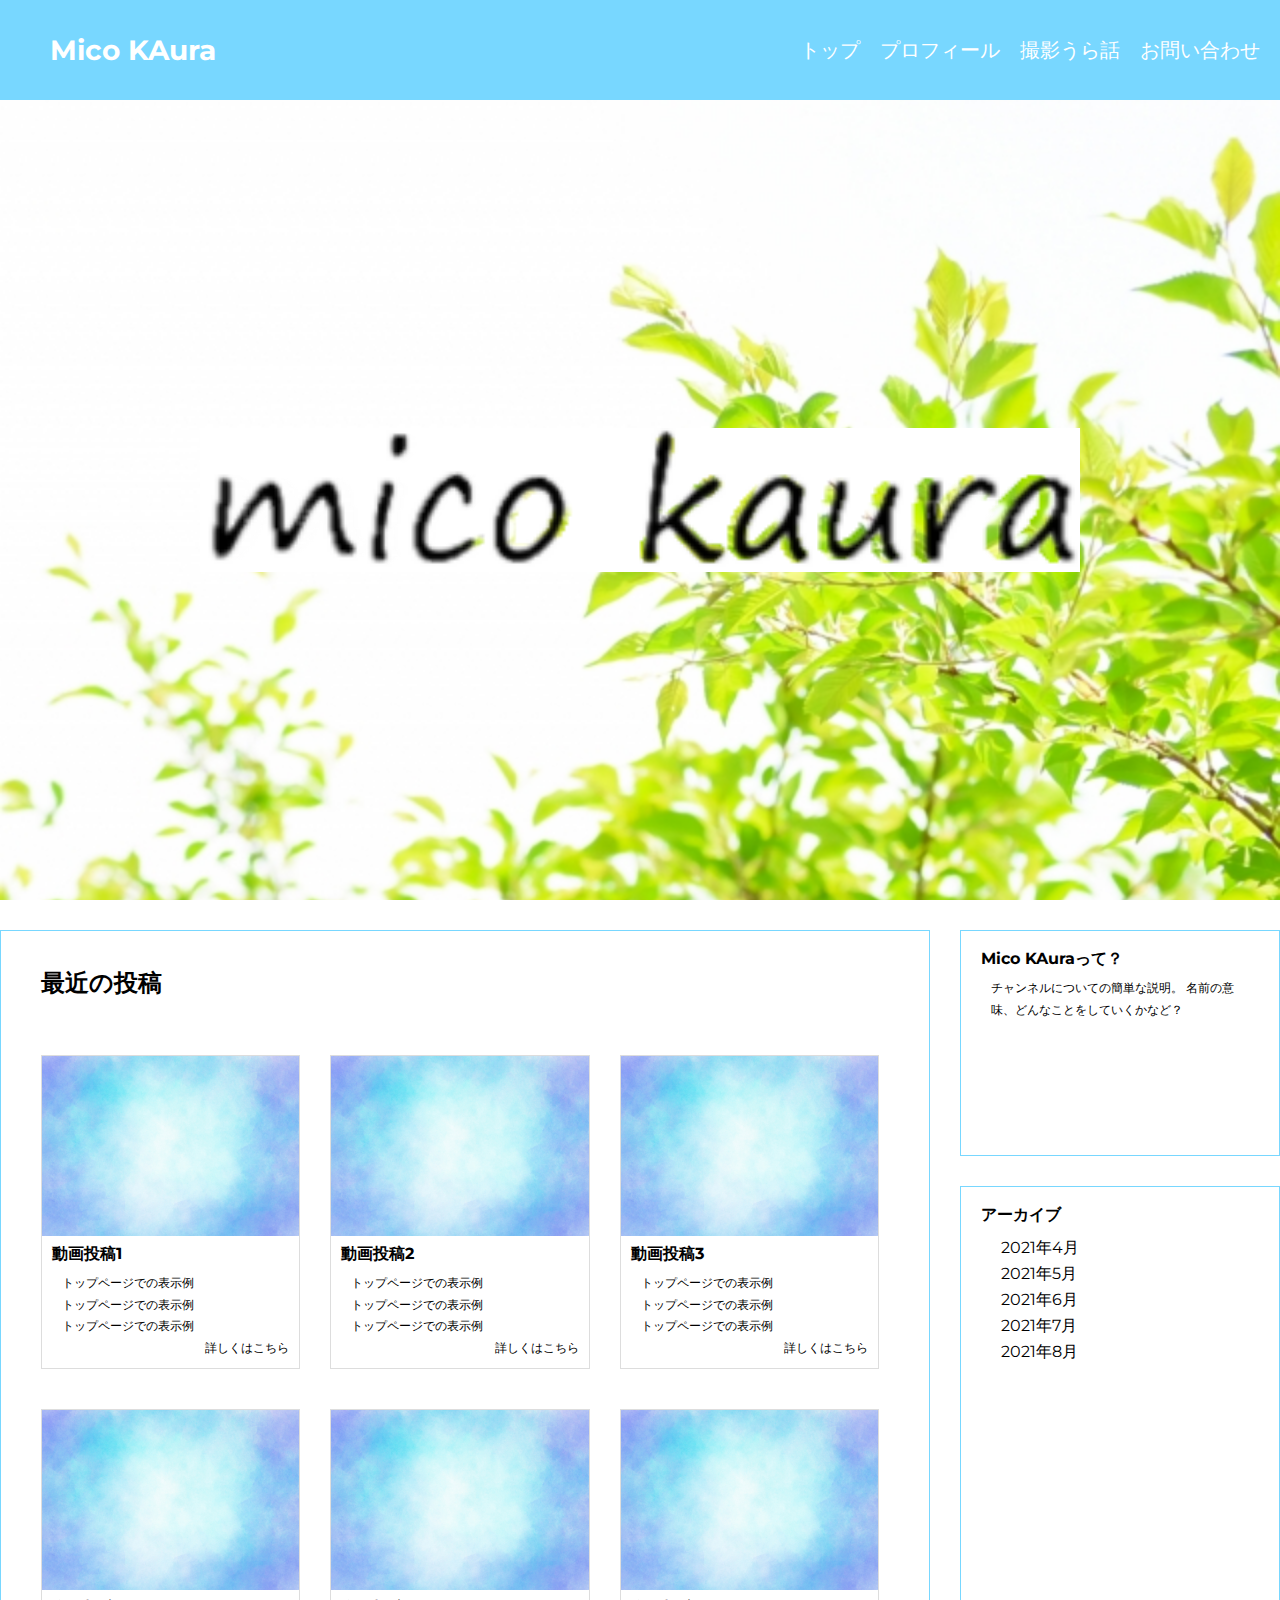
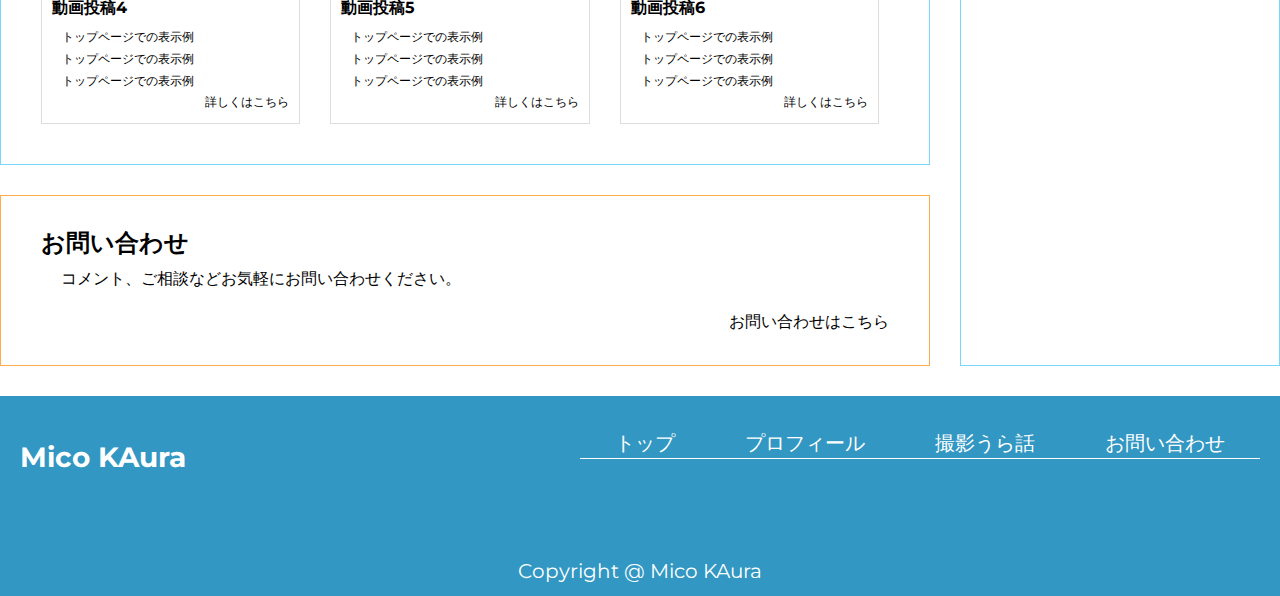
<file: index.html>
<!DOCTYPE html>
<html lang="ja">
    <head>
        <meta charset="UTF-8">
        <meta name="viewport" content="width=device-width">
        <title>Mico KAura</title>

        <link rel="stylesheet" href="style.css">
        <link href="https://fonts.googleapis.com/css2?family=Montserrat&display=swap" rel="stylesheet">
        <link rel="stylesheet" href="https://use.fontawesome.com/releases/v5.15.3/css/all.css" integrity="sha384-SZXxX4whJ79/gErwcOYf+zWLeJdY/qpuqC4cAa9rOGUstPomtqpuNWT9wdPEn2fk" crossorigin="anonymous">
    </head>

    <body>

        <header class="header container">
            <div class="top">
                <h1><a href="index.html">Mico KAura</a></h1>
                <span class="fas fa-bars nav-button" onclick="navOpen()"></span>
            </div>
            <nav class="nav" id="navi">
                <ul>
                    <li><a href="index.html">トップ</a></li>
                    <li><a href="profile.html">プロフィール</a></li>
                    <li><a href="post1.html">撮影うら話</a></li>
                    <li><a href="contact.html">お問い合わせ</a></li>
                </ul>
            </nav>
        </header>

        <section class="hero">
            <div class="photo">
                <img src="img/mico kaura.png" class="logo" alt="Mico KAura">
            </div>
        </section>

        <section class="maincontents container">
            <div class="sidebar">
                <section class="info">
                    <h2>Mico KAuraって？</h2>
                    <p>
                        チャンネルについての簡単な説明。
                        名前の意味、どんなことをしていくかなど？
                    </p>
                </section>
        
                <section class="archive">
                    <h2>アーカイブ</h2>
                    <ul>
                        <li><a href="#">2021年4月</a></li>
                        <li><a href="#">2021年5月</a></li>
                        <li><a href="#">2021年6月</a></li>
                        <li><a href="#">2021年7月</a></li>
                        <li><a href="#">2021年8月</a></li>
                    </ul>
                </section>
            </div>

            <div class="main">
                <div class="post">
                    <h2>最近の投稿</h2>
                    
                    <div class="post-list">
                        <article class="article">
                            <a href="#">
                                <img src="img/background.jpg" alt="">
                                <h3>動画投稿1</h3>
                                <p>
                                    トップページでの表示例<br>
                                    トップページでの表示例<br>
                                    トップページでの表示例<br>
                                </p>
                                <p class="arrow">詳しくはこちら <span class="fas fa-chevron-right"></span></p>
                            </a>
                        </article>
            
                        <article class="article">
                            <a href="#">
                                <img src="img/background.jpg" alt="">
                                <h3>動画投稿2</h3>
                                <p>
                                    トップページでの表示例<br>
                                    トップページでの表示例<br>
                                    トップページでの表示例<br>
                                </p>
                                <p class="arrow">詳しくはこちら <span class="fas fa-chevron-right"></span></p>
                            </a>
                        </article>
            
                        <article class="article">
                            <a href="#">
                                <img src="img/background.jpg" alt="">
                                <h3>動画投稿3</h3>
                                <p>
                                    トップページでの表示例<br>
                                    トップページでの表示例<br>
                                    トップページでの表示例<br>
                                </p>
                                <p class="arrow">詳しくはこちら <span class="fas fa-chevron-right"></span></p>
                            </a>
                        </article>
            
                        <article class="article">
                            <a href="#">
                                <img src="img/background.jpg" alt="">
                                <h3>動画投稿4</h3>
                                <p>
                                    トップページでの表示例<br>
                                    トップページでの表示例<br>
                                    トップページでの表示例<br>
                                </p>
                                <p class="arrow">詳しくはこちら <span class="fas fa-chevron-right"></span></p>
                            </a>
                        </article>
            
                        <article class="article">
                            <a href="#">
                                <img src="img/background.jpg" alt="">
                                <h3>動画投稿5</h3>
                                <p>
                                    トップページでの表示例<br>
                                    トップページでの表示例<br>
                                    トップページでの表示例<br>
                                </p>
                                <p class="arrow">詳しくはこちら <span class="fas fa-chevron-right"></span></p>
                            </a>
                        </article>

                        <article class="article">
                            <a href="#">
                                <img src="img/background.jpg" alt="">
                                <h3>動画投稿6</h3>
                                <p>
                                    トップページでの表示例<br>
                                    トップページでの表示例<br>
                                    トップページでの表示例<br>
                                </p>
                                <p class="arrow">詳しくはこちら <span class="fas fa-chevron-right"></span></p>
                            </a>
                        </article>
                    </div>
        
                </div>
        
                <div class="contact">
                    <h2>お問い合わせ</h2>
                    <p>
                        コメント、ご相談などお気軽にお問い合わせください。
                    </p>
                    <a href="#">お問い合わせはこちら <span class="fas fa-chevron-right"></span></a>
                </div>
            </div>

        </section>
    
        <footer class="footer">
            <div class="container">
                <div class="foot-top">
                    <div class="icon">
                        <h1>Mico KAura</h1>
                        <ul class="sns">
                            <li><a href="#"><span class="fab fa-twitter"></span></a></li>
                            <li><a href="#"><span class="fab fa-youtube"></span></a></li>
                            <li><a href="#"><span class="fab fa-instagram"></span></a></li>
                        </ul>
                    </div>
        
                    <ul class="footmenu">
                        <li><a href="index.html">トップ</a></li>
                        <li><a href="profile.html">プロフィール</a></li>
                        <li><a href="post1.html">撮影うら話</a></li>
                        <li><a href="contact.html">お問い合わせ</a></li>
                    </ul>
                </div>
    
                <p>
                    Copyright @ Mico KAura
                </p>
            </div>
        </footer>

        <script>
            let num = 0;
            function navOpen() {
                if ( num === 0 ) {
                    document.querySelector("nav").style.display = "block";
                    num = 1;
                } else if ( num === 1 ) {
                    document.querySelector("nav").style.display = "none";
                    num = 0;
                }
            }
        </script>

    </body>

</html>
</file>
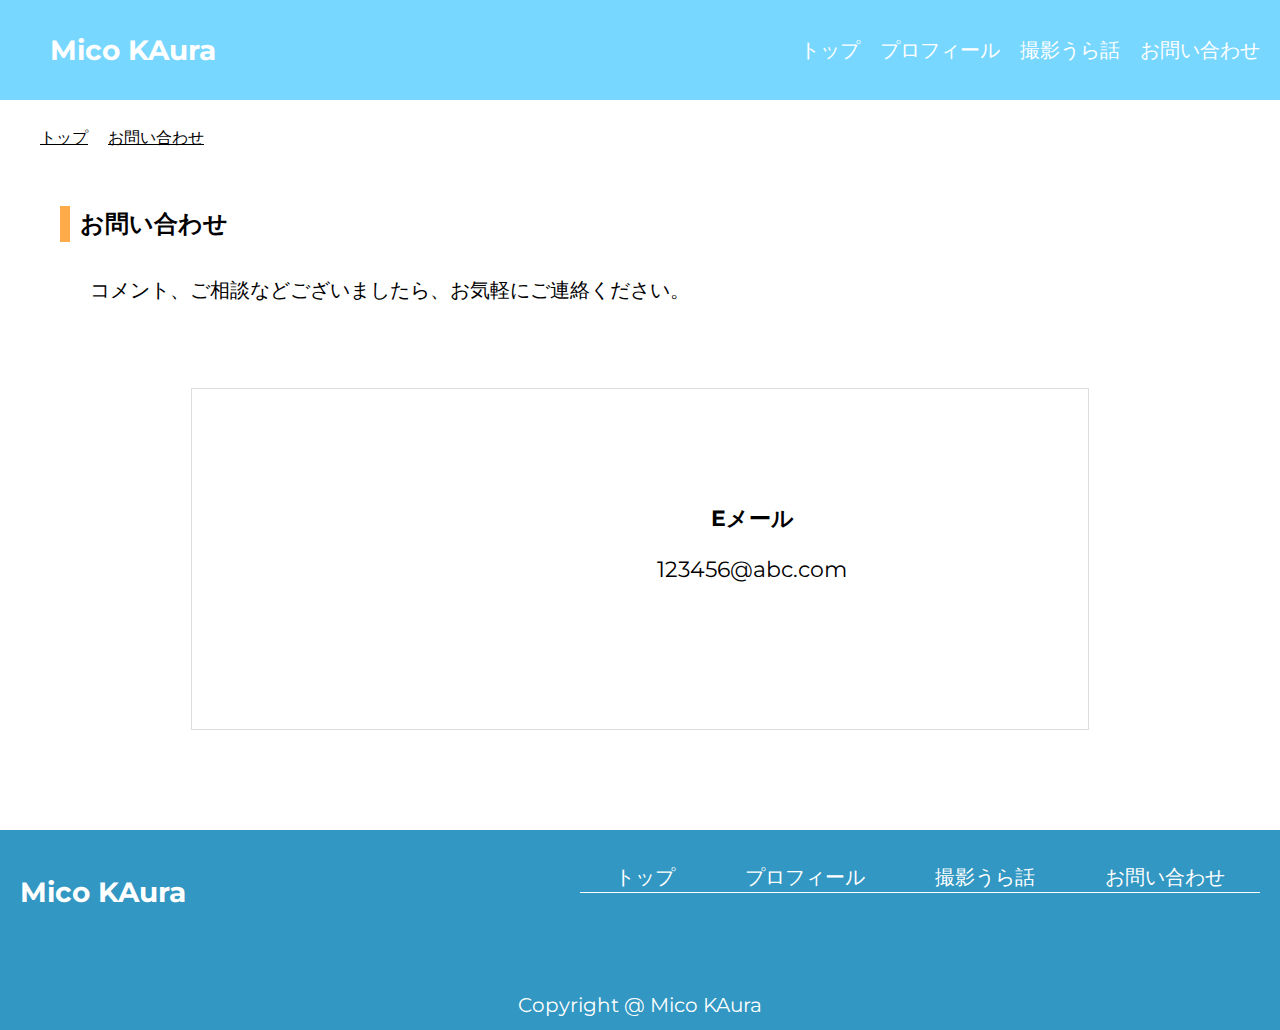
<file: contact.html>
<!DOCTYPE html>
<html lang="ja">
    <head>
        <meta charset="UTF-8">
        <meta name="viewport" content="width=device-width">
        <title>Mico KAura</title>

        <link rel="stylesheet" href="style.css">
        <link href="https://fonts.googleapis.com/css2?family=Montserrat&display=swap" rel="stylesheet">
        <link rel="stylesheet" href="https://use.fontawesome.com/releases/v5.15.3/css/all.css" integrity="sha384-SZXxX4whJ79/gErwcOYf+zWLeJdY/qpuqC4cAa9rOGUstPomtqpuNWT9wdPEn2fk" crossorigin="anonymous">
    </head>

    <body>

        <header class="header container">
            <div class="top">
                <h1><a href="index.html">Mico KAura</a></h1>
                <span class="fas fa-bars nav-button" onclick="navOpen()"></span>
            </div>
            <nav class="nav" id="navi">
                <ul>
                    <li><a href="index.html">トップ</a></li>
                    <li><a href="profile.html">プロフィール</a></li>
                    <li><a href="post1.html">撮影うら話</a></li>
                    <li><a href="contact.html">お問い合わせ</a></li>
                </ul>
            </nav>
        </header>

        <!-- <section class="hero">
            <div class="photo">
                <img src="img/mico kaura.png" class="logo" alt="Mico KAura">
            </div>
        </section> -->

        <section class="contact-page container">
            <ul class="bread">
                <li><a href="index.html">トップ</a></li>
                <li><span class="fas fa-chevron-right"></span></li>
                <li><a href="contact.html">お問い合わせ</a></li>
            </ul>

            <div class="contact-title">
                <h1>お問い合わせ</h1>
                <p>コメント、ご相談などございましたら、お気軽にご連絡ください。</p>
            </div>

            <div class="contact-main">
                <div class="contact-article">
                    <div class="mail-icon"><span class="fas fa-envelope email"></span></div>
                    <div class="contact-text">
                        <h2>Eメール</h2>
                        <a href="mailto:123456@abc.com?subject=お問い合わせ&amp;body=ご質問、ご相談等ご記入ください。">123456@abc.com</a>
                    </div>
                </div>
            </div>

        </section>

 
    
        <footer class="footer">
            <div class="container">
                <div class="foot-top">
                    <div class="icon">
                        <h1>Mico KAura</h1>
                        <ul class="sns">
                            <li><a href="#"><span class="fab fa-twitter"></span></a></li>
                            <li><a href="#"><span class="fab fa-youtube"></span></a></li>
                            <li><a href="#"><span class="fab fa-instagram"></span></a></li>
                        </ul>
                    </div>
        
                    <ul class="footmenu">
                        <li><a href="index.html">トップ</a></li>
                        <li><a href="profile.html">プロフィール</a></li>
                        <li><a href="post1.html">撮影うら話</a></li>
                        <li><a href="contact.html">お問い合わせ</a></li>
                    </ul>
                </div>
    
                <p>
                    Copyright @ Mico KAura
                </p>
            </div>
        </footer>

        <script>
            let num = 0;
            function navOpen() {
                if ( num === 0 ) {
                    document.querySelector("nav").style.display = "block";
                    num = 1;
                } else if ( num === 1 ) {
                    document.querySelector("nav").style.display = "none";
                    num = 0;
                }
            }
        </script>

    </body>

</html>
</file>
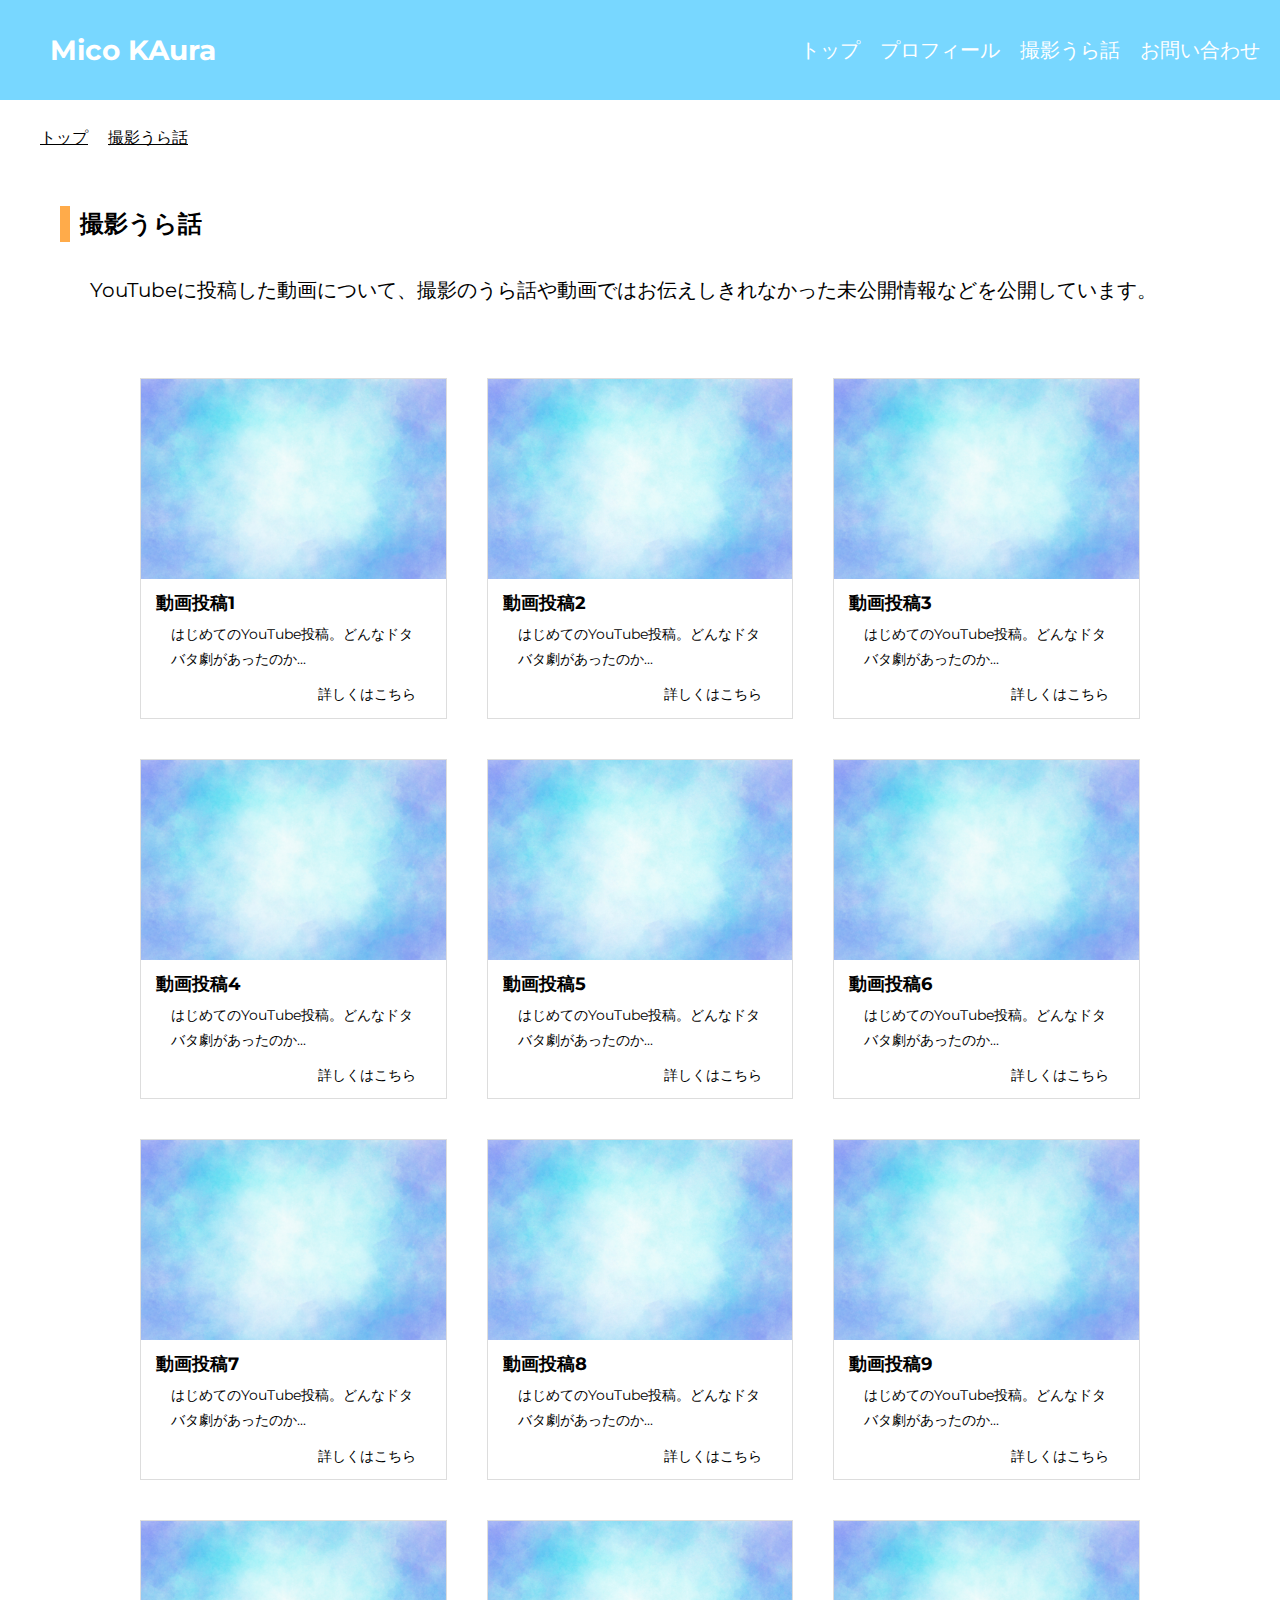
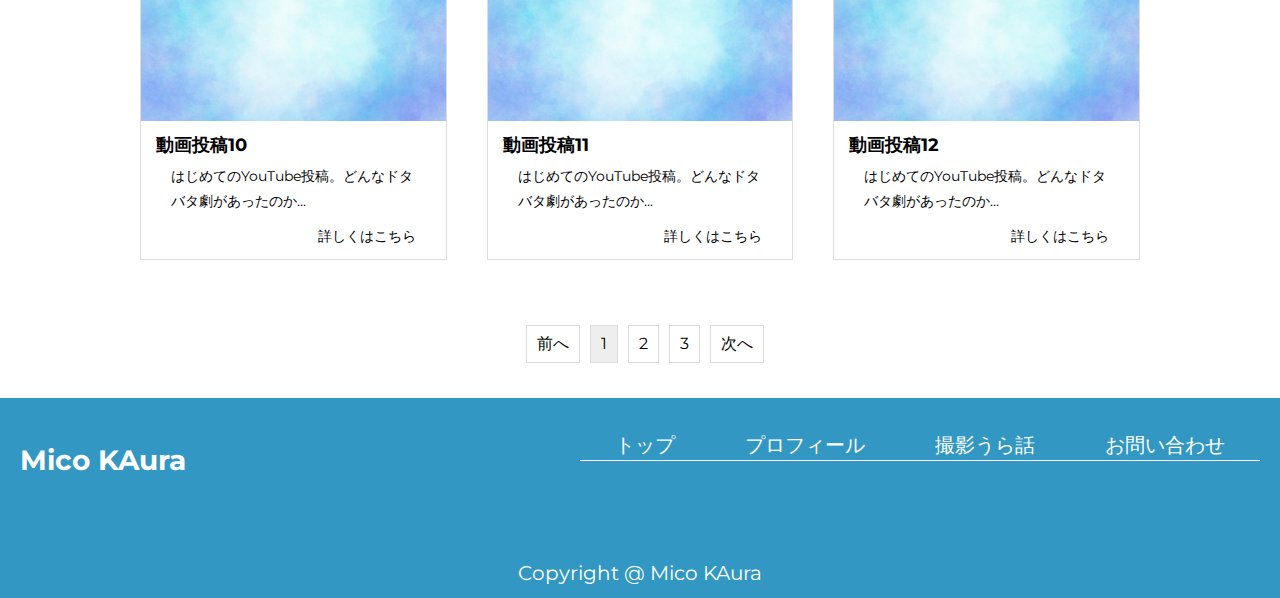
<file: post1.html>
<!DOCTYPE html>
<html lang="ja">
    <head>
        <meta charset="UTF-8">
        <meta name="viewport" content="width=device-width">
        <title>Mico KAura</title>

        <link rel="stylesheet" href="style.css">
        <link href="https://fonts.googleapis.com/css2?family=Montserrat&display=swap" rel="stylesheet">
        <link rel="stylesheet" href="https://use.fontawesome.com/releases/v5.15.3/css/all.css" integrity="sha384-SZXxX4whJ79/gErwcOYf+zWLeJdY/qpuqC4cAa9rOGUstPomtqpuNWT9wdPEn2fk" crossorigin="anonymous">
    </head>

    <body>

        <header class="header container">
            <div class="top">
                <h1><a href="index.html">Mico KAura</a></h1>
                <span class="fas fa-bars nav-button" onclick="navOpen()"></span>
            </div>
            <nav class="nav" id="navi">
                <ul>
                    <li><a href="index.html">トップ</a></li>
                    <li><a href="profile.html">プロフィール</a></li>
                    <li><a href="post1.html">撮影うら話</a></li>
                    <li><a href="contact.html">お問い合わせ</a></li>
                </ul>
            </nav>
        </header>

        <!-- <section class="hero">
            <div class="photo">
                <img src="img/mico kaura.png" class="logo" alt="Mico KAura">
            </div>
        </section> -->

        <section class="posts container">
            <ul class="bread">
                <li><a href="index.html">トップ</a></li>
                <li><span class="fas fa-chevron-right"></span></li>
                <li><a href="post1.html">撮影うら話</a></li>
            </ul>

            <div class="posts-title">
                <h1>撮影うら話</h1>
                <p>YouTubeに投稿した動画について、撮影のうら話や動画ではお伝えしきれなかった未公開情報などを公開しています。</p>
            </div>

            <div class="posts-main">

                <article class="posts-article">
                    <a href="#">
                        <div class="posts-thumnail" style="background-image: url(img/background.jpg);"></div>
                        <div class="posts-text">
                            <h2>動画投稿1</h2>
                            <p>
                                はじめてのYouTube投稿。どんなドタバタ劇があったのか...
                            </p>
                            <p class="arrow">詳しくはこちら <span class="fas fa-chevron-right"></span></p>
                        </div>
                    </a>
                </article>

                <article class="posts-article">
                    <a href="#">
                        <div class="posts-thumnail" style="background-image: url(img/background.jpg);"></div>
                        <div class="posts-text">
                            <h2>動画投稿2</h2>
                            <p>
                                はじめてのYouTube投稿。どんなドタバタ劇があったのか...
                            </p>
                            <p class="arrow">詳しくはこちら <span class="fas fa-chevron-right"></span></p>
                        </div>
                    </a>
                </article>

                <article class="posts-article">
                    <a href="#">
                        <div class="posts-thumnail" style="background-image: url(img/background.jpg);"></div>
                        <div class="posts-text">
                            <h2>動画投稿3</h2>
                            <p>
                                はじめてのYouTube投稿。どんなドタバタ劇があったのか...
                            </p>
                            <p class="arrow">詳しくはこちら <span class="fas fa-chevron-right"></span></p>
                        </div>
                    </a>
                </article>

                <article class="posts-article">
                    <a href="#">
                        <div class="posts-thumnail" style="background-image: url(img/background.jpg);"></div>
                        <div class="posts-text">
                            <h2>動画投稿4</h2>
                            <p>
                                はじめてのYouTube投稿。どんなドタバタ劇があったのか...
                            </p>
                            <p class="arrow">詳しくはこちら <span class="fas fa-chevron-right"></span></p>
                        </div>
                    </a>
                </article>

                <article class="posts-article">
                    <a href="#">
                        <div class="posts-thumnail" style="background-image: url(img/background.jpg);"></div>
                        <div class="posts-text">
                            <h2>動画投稿5</h2>
                            <p>
                                はじめてのYouTube投稿。どんなドタバタ劇があったのか...
                            </p>
                            <p class="arrow">詳しくはこちら <span class="fas fa-chevron-right"></span></p>
                        </div>
                    </a>
                </article>

                <article class="posts-article">
                    <a href="#">
                        <div class="posts-thumnail" style="background-image: url(img/background.jpg);"></div>
                        <div class="posts-text">
                            <h2>動画投稿6</h2>
                            <p>
                                はじめてのYouTube投稿。どんなドタバタ劇があったのか...
                            </p>
                            <p class="arrow">詳しくはこちら <span class="fas fa-chevron-right"></span></p>
                        </div>
                    </a>
                </article>

                <article class="posts-article">
                    <a href="#">
                        <div class="posts-thumnail" style="background-image: url(img/background.jpg);"></div>
                        <div class="posts-text">
                            <h2>動画投稿7</h2>
                            <p>
                                はじめてのYouTube投稿。どんなドタバタ劇があったのか...
                            </p>
                            <p class="arrow">詳しくはこちら <span class="fas fa-chevron-right"></span></p>
                        </div>
                    </a>
                </article>

                <article class="posts-article">
                    <a href="#">
                        <div class="posts-thumnail" style="background-image: url(img/background.jpg);"></div>
                        <div class="posts-text">
                            <h2>動画投稿8</h2>
                            <p>
                                はじめてのYouTube投稿。どんなドタバタ劇があったのか...
                            </p>
                            <p class="arrow">詳しくはこちら <span class="fas fa-chevron-right"></span></p>
                        </div>
                    </a>
                </article>

                <article class="posts-article">
                    <a href="#">
                        <div class="posts-thumnail" style="background-image: url(img/background.jpg);"></div>
                        <div class="posts-text">
                            <h2>動画投稿9</h2>
                            <p>
                                はじめてのYouTube投稿。どんなドタバタ劇があったのか...
                            </p>
                            <p class="arrow">詳しくはこちら <span class="fas fa-chevron-right"></span></p>
                        </div>
                    </a>
                </article>

                <article class="posts-article">
                    <a href="#">
                        <div class="posts-thumnail" style="background-image: url(img/background.jpg);"></div>
                        <div class="posts-text">
                            <h2>動画投稿10</h2>
                            <p>
                                はじめてのYouTube投稿。どんなドタバタ劇があったのか...
                            </p>
                            <p class="arrow">詳しくはこちら <span class="fas fa-chevron-right"></span></p>
                        </div>
                    </a>
                </article>

                <article class="posts-article">
                    <a href="#">
                        <div class="posts-thumnail" style="background-image: url(img/background.jpg);"></div>
                        <div class="posts-text">
                            <h2>動画投稿11</h2>
                            <p>
                                はじめてのYouTube投稿。どんなドタバタ劇があったのか...
                            </p>
                            <p class="arrow">詳しくはこちら <span class="fas fa-chevron-right"></span></p>
                        </div>
                    </a>
                </article>

                <article class="posts-article">
                    <a href="#">
                        <div class="posts-thumnail" style="background-image: url(img/background.jpg);"></div>
                        <div class="posts-text">
                            <h2>動画投稿12</h2>
                            <p>
                                はじめてのYouTube投稿。どんなドタバタ劇があったのか...
                            </p>
                            <p class="arrow">詳しくはこちら <span class="fas fa-chevron-right"></span></p>
                        </div>
                    </a>
                </article>
            </div>

            <ul class="page-list">
                <li><a href="#"><span class="fas fa-chevron-left"></span> 前へ</a></li>
                <li><a href="post1.html" class="this">1</a></li>
                <li><a href="#">2</a></li>
                <li><a href="#">3</a></li>
                <li><a href="#">次へ <span class="fas fa-chevron-right"></span></a></li>
            </ul>

        </section>

 
    
        <footer class="footer">
            <div class="container">
                <div class="foot-top">
                    <div class="icon">
                        <h1>Mico KAura</h1>
                        <ul class="sns">
                            <li><a href="#"><span class="fab fa-twitter"></span></a></li>
                            <li><a href="#"><span class="fab fa-youtube"></span></a></li>
                            <li><a href="#"><span class="fab fa-instagram"></span></a></li>
                        </ul>
                    </div>
        
                    <ul class="footmenu">
                        <li><a href="index.html">トップ</a></li>
                        <li><a href="profile.html">プロフィール</a></li>
                        <li><a href="post1.html">撮影うら話</a></li>
                        <li><a href="contact.html">お問い合わせ</a></li>
                    </ul>
                </div>
    
                <p>
                    Copyright @ Mico KAura
                </p>
            </div>
        </footer>

        <script>
            let num = 0;
            function navOpen() {
                if ( num === 0 ) {
                    document.querySelector("nav").style.display = "block";
                    num = 1;
                } else if ( num === 1 ) {
                    document.querySelector("nav").style.display = "none";
                    num = 0;
                }
            }
        </script>

    </body>

</html>
</file>
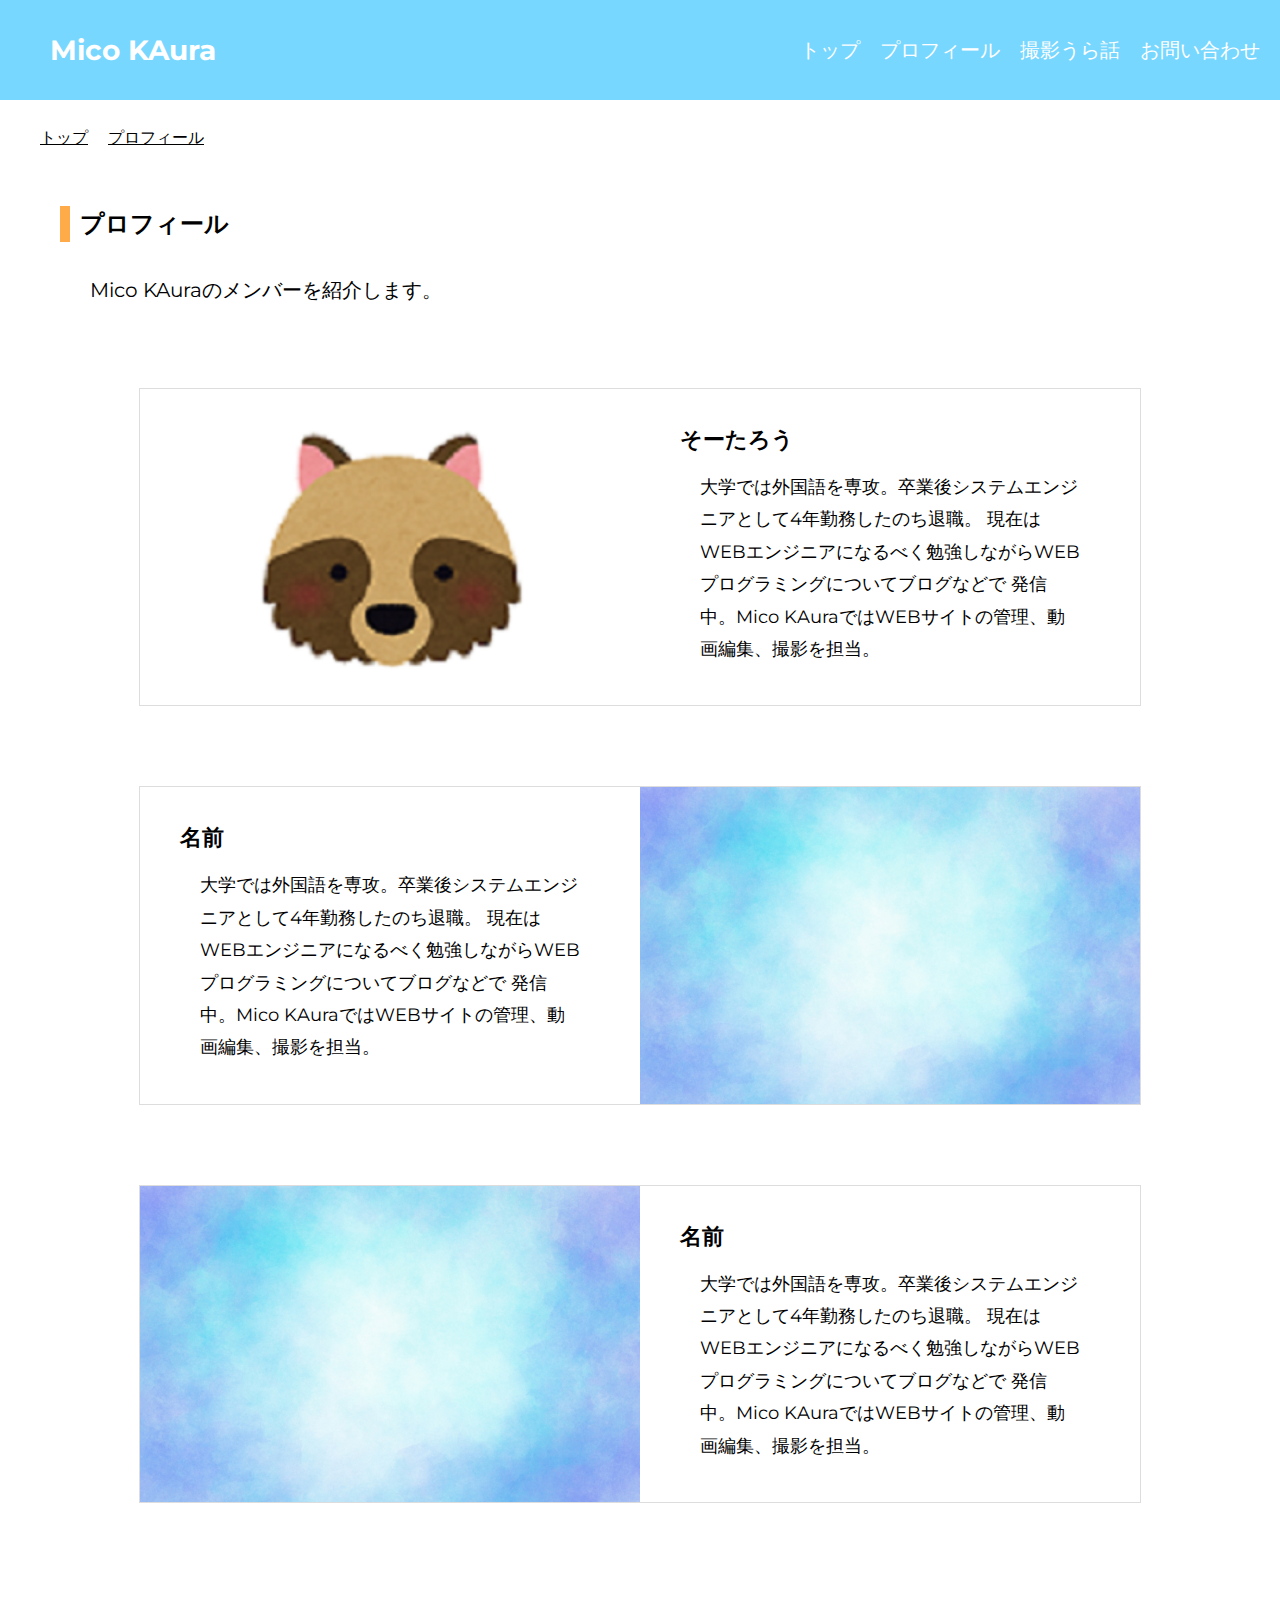
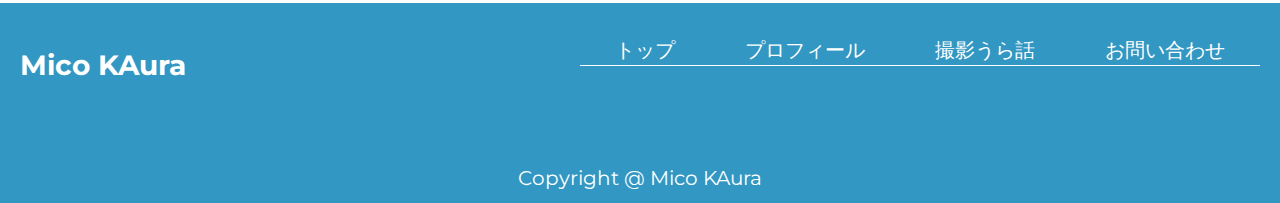
<file: profile.html>
<!DOCTYPE html>
<html lang="ja">
    <head>
        <meta charset="UTF-8">
        <meta name="viewport" content="width=device-width">
        <title>Mico KAura</title>

        <link rel="stylesheet" href="style.css">
        <link href="https://fonts.googleapis.com/css2?family=Montserrat&display=swap" rel="stylesheet">
        <link rel="stylesheet" href="https://use.fontawesome.com/releases/v5.15.3/css/all.css" integrity="sha384-SZXxX4whJ79/gErwcOYf+zWLeJdY/qpuqC4cAa9rOGUstPomtqpuNWT9wdPEn2fk" crossorigin="anonymous">
    </head>

    <body>

        <header class="header container">
            <div class="top">
                <h1><a href="index.html">Mico KAura</a></h1>
                <span class="fas fa-bars nav-button" onclick="navOpen()"></span>
            </div>
            <nav class="nav" id="navi">
                <ul>
                    <li><a href="index.html">トップ</a></li>
                    <li><a href="profile.html">プロフィール</a></li>
                    <li><a href="post1.html">撮影うら話</a></li>
                    <li><a href="contact.html">お問い合わせ</a></li>
                </ul>
            </nav>
        </header>

        <!-- <section class="hero">
            <div class="photo">
                <img src="img/mico kaura.png" class="logo" alt="Mico KAura">
            </div>
        </section> -->

        <section class="profile container">
            <ul class="bread">
                <li><a href="index.html">トップ</a></li>
                <li><span class="fas fa-chevron-right"></span></li>
                <li><a href="profile.html">プロフィール</a></li>
            </ul>

            <div class="prof-title">
                <h1>プロフィール</h1>
                <p>Mico KAuraのメンバーを紹介します。</p>
            </div>

            <div class="prof-main">
                <article class="prof-article">
                    <div class="prof-image" style="background-image: url(img/tanuki.png); background-repeat: no-repeat; background-size: contain;"></div>
                    <div class="prof-text">
                        <h2>そーたろう</h2>
                        <p>
                            大学では外国語を専攻。卒業後システムエンジニアとして4年勤務したのち退職。
                            現在はWEBエンジニアになるべく勉強しながらWEBプログラミングについてブログなどで
                            発信中。Mico KAuraではWEBサイトの管理、動画編集、撮影を担当。
                        </p>
                    </div>
                </article>

                <article class="prof-article" style="flex-direction: row-reverse;">
                    <div class="prof-image" style="background-image: url(img/background.jpg); background-repeat: no-repeat; background-size: cover;"></div>
                    <div class="prof-text">
                        <h2>名前</h2>
                        <p>
                            大学では外国語を専攻。卒業後システムエンジニアとして4年勤務したのち退職。
                            現在はWEBエンジニアになるべく勉強しながらWEBプログラミングについてブログなどで
                            発信中。Mico KAuraではWEBサイトの管理、動画編集、撮影を担当。
                        </p>
                    </div>
                </article>

                <article class="prof-article">
                    <div class="prof-image" style="background-image: url(img/background.jpg); background-repeat: no-repeat; background-size: cover;"></div>
                    <div class="prof-text">
                        <h2>名前</h2>
                        <p>
                            大学では外国語を専攻。卒業後システムエンジニアとして4年勤務したのち退職。
                            現在はWEBエンジニアになるべく勉強しながらWEBプログラミングについてブログなどで
                            発信中。Mico KAuraではWEBサイトの管理、動画編集、撮影を担当。
                        </p>
                    </div>
                </article>
            </div>

        </section>

 
    
        <footer class="footer">
            <div class="container">
                <div class="foot-top">
                    <div class="icon">
                        <h1>Mico KAura</h1>
                        <ul class="sns">
                            <li><a href="#"><span class="fab fa-twitter"></span></a></li>
                            <li><a href="#"><span class="fab fa-youtube"></span></a></li>
                            <li><a href="#"><span class="fab fa-instagram"></span></a></li>
                        </ul>
                    </div>
        
                    <ul class="footmenu">
                        <li><a href="index.html">トップ</a></li>
                        <li><a href="profile.html">プロフィール</a></li>
                        <li><a href="post1.html">撮影うら話</a></li>
                        <li><a href="contact.html">お問い合わせ</a></li>
                    </ul>
                </div>
    
                <p>
                    Copyright @ Mico KAura
                </p>
            </div>
        </footer>

        <script>
            let num = 0;
            function navOpen() {
                if ( num === 0 ) {
                    document.querySelector("nav").style.display = "block";
                    num = 1;
                } else if ( num === 1 ) {
                    document.querySelector("nav").style.display = "none";
                    num = 0;
                }
            }
        </script>

    </body>

</html>
</file>
<file: style.css>
@charset "UTF-8";

/* 変数の設定 */
:root {
    /* 配色 */
    --maincolor: #78D7FF;
    --darkcolor: #3297C2;
    --accentcolor: #FFAB4A;
}

/* 基本設定 */
:root {
    font-size: 100px;
}

body {
    font-size: 0.12rem;
    color: #000;
    font-family: 'Montserrat', sans-serif;
    line-height: 1;
}

.container {
    max-width: 1366px;
    margin: 0 auto;
}

@media (min-width: 768px) {
    .maincontents {
        max-width: 1366px;
        margin: 0 auto;
        display: flex;
        justify-content: space-between;
        flex-direction: row-reverse;
    }
}

/* リセット / ノーマライズ / サニタイズ */
html, body, h1, h2, h3, h4, h5, h6, p {
    margin: 0;
    padding: 0;   
}

img {
    width: 100%;
    height: auto;
    vertical-align: bottom;
}

a {
    text-decoration: none;
    color: inherit;
}

a:hover {
    opacity: 0.8;
}

.sr-only {
    border: 0;
    clip: rect(0 0 0 0);
    height: 1px;
    margin: -1px;
    overflow: hidden;
    padding: 0;
    position: absolute;
    width: 1px;
}

/* ヘッダー */
.header {
    position: relative;
}

.header .top {
    display: flex;
    align-items: center;
    height: 100px;
    background-color: var(--maincolor);
    max-width: 1366px;
}

.header h1 {
    color: #FFF;
}

.nav-button {
    padding: 0;
    margin-right: 20px;
    margin-left: auto;
    display: block;
    width: 0.4rem;
    font-size: 0.4rem;
    color: #666;
    text-align: center;
    cursor: pointer;
}

/* ナビゲーション: スマホ版 */
@media (max-width: 767px) {
    .header h1 {
        font-size: 0.24rem;
        margin-left: 20px;
    }

    .header .nav {
        position: absolute;
        top: 100px;
        left: 0;
        right: 0;
        background-color: rgba(0,0,0,0.8);
        transition: 0.3s;
        display: none;
    }
    
    .header ul {
        margin-top: 0;
        list-style: none;
    }
    
    .header li {
        display: block;
        padding-bottom: 20px;
        color: #FFF;
    }
    
    .header li:first-child {
        padding-top: 20px;
    }

    .header a {
        display: block;
    }
}

/* ナビゲーション: PC版 */
@media (min-width: 768px) {
    .header {
        display: flex;
        justify-content: space-between;
        align-items: center;
        background-color: var(--maincolor);
    }

    .header h1 {
        font-size: 0.28rem;
        margin-left: 50px;
    }

    .top span {
        display: none;
    }

    .header ul {
        display: flex;
        list-style: none;
    }

    .header li {
        display: block;
        padding-right: 20px;
        font-size: 0.2rem;
        color: #FFF;
    }

    .nav {
        display: block !important;
    }
}

/* ヒーローイメージ */
.hero .photo {
    background-image: url(img/background2.jpg);
    background-position: center;
    background-size: cover;
    width: 100%;
    display: flex;
    justify-content: center;
    align-items: center;
}

/* ヒーローイメージ: スマホ版 */
@media (max-width: 767px) {
    .hero .photo {
        height: 500px;
    }

    .hero .logo {
        width: 3rem;
    }
}

/* ヒーローイメージ: PC版 */
@media (min-width: 768px) {
    .hero .photo {
        height: 800px;
    }
    
    .hero .logo {
        width: 8.8rem;
    }
}

@media (max-width: 1024px) and (min-width: 768px) {
    .hero .logo {
        width: 6rem;
    }
}

/* サイドバー */
@media (min-width: 768px) {
    .sidebar {
        margin-right: auto;
        display: flex;
        flex-direction: column;
        flex: 0 0 25%;
    }
}

/* Mico KAuraについて */
.info {
    box-sizing: border-box;
}

/* Mico KAuraについて: スマホ版 */
@media (max-width: 767px) {
    .info {
        margin-top: 10px;
        padding: 20px;
        width: 100%;
        height: 200px;
        background-color: var(--accentcolor);
    }
    
    .info h2 {
        /* margin-top: 20px; */
        margin-left: 20px;
        color: #FFF;
    }
    
    .info p {
        margin: 10px 40px; 
        color: #FFF;
        line-height: 1.8;
    }
}

/* Mico KAuraについて: PC版 */
@media (min-width: 768px) {
    .info {
        margin-top: 30px;
        padding: 20px;
        border: solid 1px var(--maincolor);
        flex: 1;
    }
    
    .info h2 {
        font-size: 0.16rem;
    }
    
    .info p {
        margin: 10px; 
        line-height: 1.8;
    }
}

/* アーカイブ: スマホ版 */
@media (max-width: 767px) {
    .archive {
        display: none;
    }
}

/* アーカイブ:PC版 */
@media (min-width: 768px) {
    .archive {
        display: block !important;
        margin-top: 30px;
        border: solid 1px var(--maincolor);
        box-sizing: border-box;
        padding: 20px;
        flex: 4;
    }

    .archive h2 {
        font-size: 0.16rem;
    }

    .archive ul {
        list-style: none;
        padding-left: 15px;
    }

    .archive li {
        font-size: 0.16rem ;
        display: block;
        padding: 5px;

    }
}

/* メインコンテンツ */
@media (min-width: 768px ) {
    .main {
        max-width: 1066px;
        margin-left: auto;
        flex: 1 1 75%;
    }
}

/* 最近の投稿 */

/* 最近の投稿: スマホ版 */
@media (max-width: 767px) {
    .post {
        width: 100%;
        box-sizing: border-box;
        padding: 50px 20px;
    }
    
    .post h2 {
        font-size: 0.2rem;
        margin-bottom: 40px;
    }
    
    .post .article {
        margin: 30px 50px 60px 50px;
        border: solid 1px #DDD;
    }
    
    .post .article:not(:last-child) {
        margin-bottom: 50px;
    }
    
    .article img {
        min-height: 200px;
    }
    
    .article h3 {
        font-size: 0.14rem;
        margin: 20px 0 0 20px;
    }
    
    .article p {
        margin: 10px 30px 10px;
        font-size: 0.14rem;
        line-height: 1.8;
    }

    .arrow {
        text-align: right;
        margin-bottom: 30px;
    }

    .article a {
        display: block;
    }
    
    .article .arrow {
        text-align: right;
        font-size: 0.12rem;
    }
}

/* 最近の投稿: PC版 */
@media (min-width: 768px) {
    .post {
        margin: 30px 30px 30px 0;
        box-sizing: border-box;
        padding: 40px 20px 0 40px;
        border: solid 1px var(--maincolor);
    }
    
    .post h2 {
        font-size: 0.24rem;
        margin-bottom: 60px;
    }

    .post-list {
        display: flex;
        flex-wrap: wrap;
    }
    
    .post .article {
        box-sizing: border-box;
        padding-bottom: 10px;
        margin-bottom: 40px;
        margin-right: 30px;
        border: solid 1px #DDD;
    }
        
    .article img {
        height: 180px;
    }
    
    .article h3 {
        font-size: 0.16rem;
        margin: 10px 0 10px 10px;
    }
    
    .article p {
        margin: 0 20px;
        font-size: 0.12rem;
        line-height: 1.8;
    }

    .article a {
        display: block;
    }
    
    .article .arrow {
        text-align: right;
        font-size: 0.12rem;
        margin-right: 10px;
    }
}

@media (min-width: 1200px ) {
    .post .article {
        flex: 1 1 25%;
    }
}

@media (max-width: 1199px ) and (min-width: 768px ) {
    .post .article {
        flex: 1 1 30%;
    }
}


/* お問い合わせ */

/* お問い合わせ: スマホ版 */
@media (max-width: 767px) {
    .contact {
        width: 89vw;
        margin: 0 auto;
        box-sizing: border-box;
        padding: 20px;
        border: solid 2px var(--accentcolor);
    }
    
    .contact h2 {
        margin-bottom: 20px;
        font-size: 0.2rem;
    }
    
    .contact p {
        font-size: 0.12rem;
        margin: 0 auto;
        line-height: 1.8;
        margin-left: 20px;
        margin-bottom: 20px;
    }
    
    .contact a {
        font-size: 0.12rem;
        text-align: right;
        display: block;
    }
}

/* お問い合わせ: PC版 */
@media (min-width: 768px) {
    .contact {
        max-width: 1066px;
        margin-right: 30px;
        box-sizing: border-box;
        padding: 35px 40px;
        border: solid 1px var(--accentcolor);
    }
    
    .contact h2 {
        margin-bottom: 10px;
        font-size: 0.24rem;
    }
    
    .contact p {
        font-size: 0.16rem;
        margin: 0 auto;
        line-height: 1.8;
        margin-left: 20px;
        margin-bottom: 20px;
    }
    
    .contact a {
        font-size: 0.16rem;
        text-align: right;
        display: block;
    }
}

/* フッター */
.footer {
    width: 100%;
    height: 200px;
    background-color: var(--darkcolor);
    margin-top: 30px;
    box-sizing: border-box;
    padding: 20px;
}

/* フッター: スマホ版 */
@media (max-width: 767px ) {
    .footer h1 {
        padding: 0;
        color: #FFF;
        text-align: center;
        font-size: 0.24rem;
        margin-bottom: 20px;
    }

    .footmenu {
        display: none;
    }
    
    .sns {
        padding: 0;
        list-style: none;
        display: flex;
        justify-content: center;
    }
    
    .sns a {
        display: block;
    }
    
    .sns li {
        font-size: 0.24rem;
        width: 1.2em;
        line-height: 1.2;
        color: #FFF;
        text-align: center;
        vertical-align: center;
        margin-right: 10px;
        margin-left: 10px;
    }
    
    .footer p {
        color: #FFF;
        font-size: 0.2rem;
        text-align: center;
        margin-top: 60px;
    }
}

/* フッター: PC版 */
@media (min-width: 768px ) {
    .icon {
        max-width: 200px;
    }

    .icon h1 {
        padding: 0;
        color: #FFF;
        text-align: center;
        font-size: 0.28rem;
        margin-bottom: 20px;
    }
    
    .sns {
        padding: 0;
        list-style: none;
        display: flex;
        justify-content: center;
    }
    
    .sns a {
        display: block;
    }
    
    .sns li {
        font-size: 0.24rem;
        width: 1.2em;
        line-height: 1.2;
        color: #FFF;
        text-align: center;
        vertical-align: center;
        margin-right: 10px;
        margin-left: 10px;
    }

    .footmenu {
        max-width: 1166px;
        list-style: none;
        padding: 0 0 60px 0;
        display: flex;
    }

    .footmenu li {
        display: block;
        color: #FFF;
        font-size: 0.2rem;
        padding: 5px 35px;
        border-bottom: solid 1px #FFF;
    }

    .footer p {
        color: #FFF;
        font-size: 0.2rem;
        text-align: center;
        margin-top: 30px;
    }
}

@media (min-width: 1001px) {
    .foot-top {
        display: flex;
        align-items: center;
        justify-content: space-between;
    }
}

@media (max-width: 1000px) and (min-width: 768px) {
    .foot-top {
        display: flex;
        flex-direction: column;
        align-items: center;
        justify-content: center;
    }

    .icon h1 {
        font-size: 0.24rem;
    }

    .sns li {
        margin-right: 5px;
        margin-left: 5px;
    }

    .footmenu li {
        font-size: 0.18rem;
        padding: 0 35px 5px;
        border-bottom: solid 1px #FFF;
    }

    .footer p {
        margin-top: -40px;
    }
}

/* ～～パンくずリスト～～ */
/* パンくずリスト: スマホ版 */
@media (max-width: 767px) {
    .bread {
        display: flex;
        list-style: none;
        padding: 0;
        margin: 15px 0 0 15px;
        font-size: 0.12rem;
    }
    
    .bread a {
        display: block;
        text-decoration: underline;
        padding-right: 10px;
        padding-left: 10px;
    }
}

/* パンくずリスト: PC版 */
@media (min-width: 768px) {
    .bread {
        display: flex;
        list-style: none;
        padding: 0;
        margin: 30px 0 0 30px;
        font-size: 0.16rem;
    }
    
    .bread a {
        display: block;
        text-decoration: underline;
        padding-right: 10px;
        padding-left: 10px;
    }
}


/* ～～プロフィールページ～～ */
.prof-main {
    display: flex;
    flex-direction: column;
    align-items: center;
}

/* プロフィールページ: スマホ版 */
@media (max-width: 1023px) {
    .prof-title h1 {
        margin-top: 25px;
        margin-left: 30px;
        font-size: 0.2rem;
        padding-left: 10px;
        border-left: solid 5px var(--accentcolor);
    }

    .prof-title p {
        font-size: 0.14rem;
        line-height: 1.8;
        margin: 20px 55px 0 55px;
    }

    .prof-main {
        margin: 30px 50px 60px 50px;
    }

    .prof-article {
        width: 100%;
        margin: 30px auto;
        border: solid 1px #DDD;
    }

    .prof-image {
        width: 100%;
        min-height: 250px;
        background-position: center;
        background-size: auto;
    }

    .prof-text h2 {
        margin: 20px 0 0 20px;
        font-size: 0.16rem;
    }

    .prof-text p {
        margin: 10px 30px 30px;
        font-size: 0.14rem;
        line-height: 1.8;
    }
}

/* プロフィールページ: PC版 */
@media (min-width: 1024px) {
    .prof-title h1 {
        margin-top: 60px;
        margin-left: 60px;
        font-size: 0.24rem;
        line-height: 1.5;
        padding-left: 10px;
        border-left: solid 10px var(--accentcolor);
    }

    .prof-title p {
        font-size: 0.2rem;
        line-height: 1.8;
        margin: 30px 90px 70px 90px;
    }

    .prof-article {
        max-width: 1000px;
        display: flex;
        align-items: stretch;
        margin: 10px 120px 70px 120px;
        border: solid 1px #DDD;
    }

    .prof-image {
        width: 50%;
        flex: 1 1 50%;
        background-position: center;
    }

    .prof-text {
        width: 50%;
        flex: 1 1 50%;
    }

    .prof-text h2 {
        margin: 40px 0 0 40px;
        font-size: 0.22rem;
    }

    .prof-text p {
        margin: 20px 60px 40px;
        font-size: 0.18rem;
        line-height: 1.8;
    }
}

/* ～～撮影うら話ページ～～ */
/* 撮影うら話ページ: スマホ版 */
@media (max-width: 767px) {
    .posts-title h1 {
        margin-top: 25px;
        margin-left: 30px;
        font-size: 0.2rem;
        padding-left: 10px;
        border-left: solid 5px var(--accentcolor);
    }

    .posts-title p {
        font-size: 0.14rem;
        line-height: 1.8;
        margin: 20px 55px 0 55px;
    }

    .posts-main {
        margin: 30px 50px 60px 50px;
    }

    .posts-article {
        width: 100%;
        margin: 30px auto;
        border: solid 1px #DDD;
    }

    .posts-article:hover {
        opacity: 0.8;
    }

    .posts-thumnail {
        width: 100%;
        min-height: 200px;
        background-position: center;
        background-size: cover;
    }

    .posts-text h2 {
        margin: 20px 0 0 20px;
        font-size: 0.16rem;
    }

    .posts-text p {
        margin: 10px 30px 10px;
        font-size: 0.14rem;
        line-height: 1.8;
    }

    .arrow {
        text-align: right;
        margin-bottom: 30px;
    }

    .page-list {
        display: flex;
        align-items: center;
        justify-content: center;
        list-style: none;
    }

    .page-list a {
        display: block;
        margin: 5px;
        padding: 10px;
        border: solid 1px #DDD;
    }
    
    .page-list li {
        font-size: 0.16rem;
    }

    .page-list li:last-child {
        margin-right: 30px;
    }

    .this {
        background-color: #eee;
    }
}

/* 撮影うら話ページ: PC版 */
@media (min-width: 768px) {
    .posts-title h1 {
        margin-top: 60px;
        margin-left: 60px;
        font-size: 0.24rem;
        line-height: 1.5;
        padding-left: 10px;
        border-left: solid 10px var(--accentcolor);
    }

    .posts-title p {
        font-size: 0.2rem;
        line-height: 1.8;
        margin: 30px 90px 50px 90px;
    }

    .posts-main {
        margin: 0 auto;
        display: flex;
        align-items: center;
        flex-wrap: wrap;
    }

    .posts-article {
        flex: 1 1 300px;
        margin: 20px;
        border: solid 1px #DDD;
    }

    .posts-article:hover {
        opacity: 0.8;
    }

    .posts-thumnail {
        width: 100%;
        min-height: 200px;
        background-position: center;
        background-size: cover;
    }

    .posts-text {
        width: 100%;
    }

    .posts-text h2 {
        margin: 15px 0 0 15px;
        font-size: 0.18rem;
    }

    .posts-text p {
        margin: 10px 30px;
        font-size: 0.14rem;
        line-height: 1.8;
    }

    .arrow {
        text-align: right;
        margin-bottom: 40px;
    }

    .page-list {
        margin-top: 40px;
        display: flex;
        align-items: center;
        justify-content: center;
        list-style: none;
    }

    .page-list a {
        display: block;
        margin: 5px;
        padding: 10px;
        border: solid 1px #DDD;
    }
    
    .page-list li {
        font-size: 0.16rem;
    }

    .page-list li:last-child {
        margin-right: 30px;
    }
    
    .this {
        background-color: #eee;
    }
}

@media (min-width: 1100px) {
    .posts-main {
        width: 1040px;
    }
}

@media (min-width: 768px) and (max-width: 1099px) {
    .posts-main {
        width: 700px;
    }
}




/* ～～お問い合わせページ～～ */
/* お問い合わせページ: スマホ版 */
@media (max-width: 767px) {
    .contact-title h1 {
        margin-top: 25px;
        margin-left: 30px;
        font-size: 0.2rem;
        padding-left: 10px;
        border-left: solid 5px var(--accentcolor);
    }

    .contact-title p {
        font-size: 0.14rem;
        line-height: 1.8;
        margin: 20px 55px 0 55px;
    }

    .contact-article {
        width: 70vw;
        height: 300px;
        margin: 50px auto;
        border: solid 1px #DDD;
    }

    .contact-main .email {
        display: block;
        margin: 30px auto 30px;
        font-size: 0.7rem;
        text-align: center;
        color: var(--darkcolor);
        width: 2em;
        line-height: 2;
        border-radius: 50%;
        background-color: #EEE;
    }

    .contact-text h2 {
        text-align: center;
        font-size: 0.2rem;
    }

    .contact-text a {
        display: block;
        text-align: center;
        margin: 20px auto;
        font-size: 0.22rem;
        line-height: 1.8;
    }
}

/* お問い合わせページ: PC版 */
@media (min-width: 768px) {
    .contact-title h1 {
        margin-top: 60px;
        margin-left: 60px;
        font-size: 0.24rem;
        line-height: 1.5;
        padding-left: 10px;
        border-left: solid 10px var(--accentcolor);
    }

    .contact-title p {
        font-size: 0.2rem;
        line-height: 1.8;
        margin: 30px 90px 70px 90px;
    }

    .contact-main {
        display: flex;
        flex-direction: column;
        align-items: center;
    }

    .contact-article {
        width: 70vw;
        max-width: 1000px;
        min-width: 500px;
        min-height: 340px;
        display: flex;
        align-items: center;
        justify-content: center;
        margin: 10px 80px 70px 80px;
        border: solid 1px #DDD;
    }

    .contact-main .email {
        display: block;
        margin: 30px auto 30px;
        font-size: 0.7rem;
        text-align: center;
        color: var(--darkcolor);
        width: 2em;
        line-height: 2;
        border-radius: 50%;
        background-color: #EEE;
    }

    .contact-text {
        text-align: center;
    }

    .contact-text h2 {
        font-size: 0.22rem;
    }

    .contact-text a {
        display: block;
        text-align: center;
        margin: 20px auto;
        font-size: 0.22rem;
        line-height: 1.8;
    }
}

@media (max-width: 999px) and (min-width: 768px) {
    .contact-main .mail-icon {
        flex: 0 0 35%;
    }

    .contact-text {
        flex: 0 0 35%;
    }

}

@media (min-width: 1000px) {
    .contact-main .mail-icon {
        flex: 0 0 25%;
    }

    .contact-text {
        flex: 0 0 25%;
    }

}
</file>
